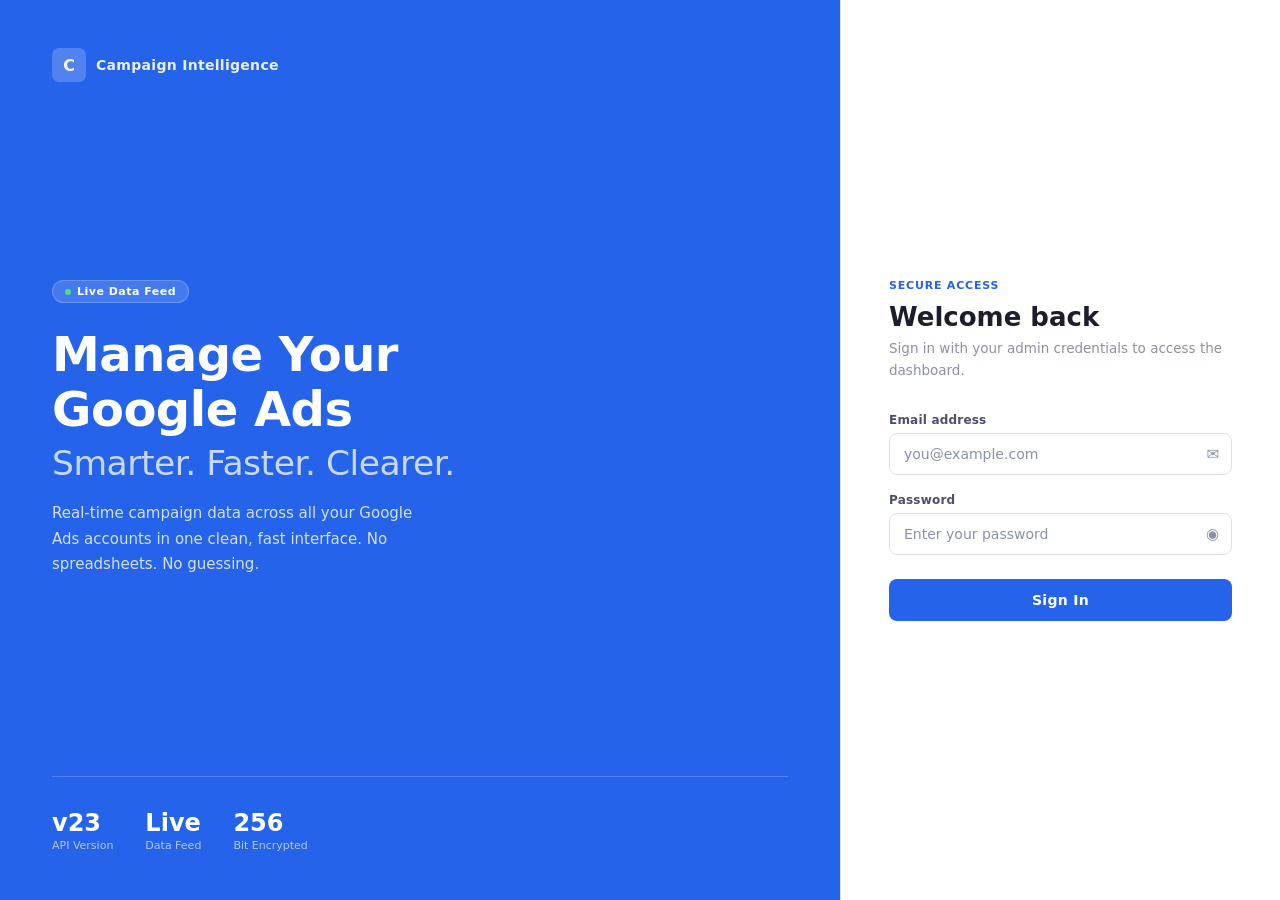
<file: index.html>
<!DOCTYPE html>
<html lang="en">
<head>
    <meta charset="UTF-8">
    <meta name="viewport" content="width=device-width, initial-scale=1.0">
    <title>Sign In — Campaign Intelligence</title>
    <link rel="stylesheet" href="assets/css/index.css">
</head>
<body>

<div class="stage">
    <!-- LEFT HERO -->
    <div class="left">
        <div class="brand">
            <div class="brand-mark">C</div>
            <div class="brand-name">Campaign Intelligence</div>
        </div>

        <div class="hero">
            <div class="hero-tag"><span class="hero-dot"></span> Live Data Feed</div>
            <h1 class="hero-title">
                Manage Your<br>Google Ads
                <em>Smarter. Faster. Clearer.</em>
            </h1>
            <p class="hero-sub">
                Real-time campaign data across all your Google Ads accounts in one clean,
                fast interface. No spreadsheets. No guessing.
            </p>
        </div>

        <div class="left-stats">
            <div>
                <div class="l-stat-num">v23</div>
                <div class="l-stat-label">API Version</div>
            </div>
            <div>
                <div class="l-stat-num">Live</div>
                <div class="l-stat-label">Data Feed</div>
            </div>
            <div>
                <div class="l-stat-num">256</div>
                <div class="l-stat-label">Bit Encrypted</div>
            </div>
        </div>
    </div>

    <!-- RIGHT FORM -->
    <div class="right">
        <div class="form-tag">Secure Access</div>
        <div class="form-title">Welcome back</div>
        <div class="form-sub">Sign in with your admin credentials to access the dashboard.</div>

        <div class="field">
            <label for="email">Email address</label>
            <div class="field-wrap">
                <input type="email" id="email" placeholder="you@example.com" autocomplete="email" />
                <span class="field-icon">✉</span>
            </div>
        </div>

        <div class="field">
            <label for="password">Password</label>
            <div class="field-wrap">
                <input type="password" id="password" placeholder="Enter your password" autocomplete="current-password" />
                <span class="field-icon" id="toggle-pw" title="Show/hide password">◉</span>
            </div>
        </div>

        <button class="btn-submit" id="btn-login">
            <span class="btn-text">Sign In</span>
            <span class="btn-spinner"></span>
        </button>

        <div class="alert error"   id="alert-error">⚠ <span id="error-msg">Invalid credentials.</span></div>
        <div class="alert success" id="alert-ok">✓ <span>Signed in! Redirecting…</span></div>
    </div>
</div>

<script src="assets/js/index.js"></script>
</body>
</html>
</file>
<file: assets/css/index.css>
*, *::before, *::after { margin: 0; padding: 0; box-sizing: border-box; }
html, body {
    height: 100%;
    font-family: -apple-system, BlinkMacSystemFont, 'Segoe UI', system-ui, sans-serif;
    background: #f4f5f7;
    color: #1c1e2e;
    -webkit-font-smoothing: antialiased;
}

:root {
    --blue:      #2563eb;
    --blue-lt:   #eff3fe;
    --blue-glow: rgba(37,99,235,0.18);
    --border:    #dde1ec;
    --text:      #1c1e2e;
    --text-sec:  #4b5068;
    --muted:     #8b91a8;
    --surface:   #ffffff;
    --green:     #16a34a;
    --red:       #dc2626;
    --red-lt:    #fef2f2;
    --red-border:rgba(220,38,38,0.25);
}

/* ── Two-column layout ── */
.stage {
    display: grid;
    grid-template-columns: 1fr 440px;
    min-height: 100vh;
}

/* ── Left — hero panel ── */
.left {
    background: var(--blue);
    display: flex; flex-direction: column;
    justify-content: space-between;
    padding: 48px 52px;
    color: #fff;
}

.brand { display: flex; align-items: center; gap: 10px; }
.brand-mark {
    width: 34px; height: 34px; border-radius: 7px;
    background: rgba(255,255,255,0.2);
    display: flex; align-items: center; justify-content: center;
    font-size: 16px; font-weight: 800;
}
.brand-name { font-size: 14px; font-weight: 700; letter-spacing: 0.3px; opacity: 0.9; }

.hero {
    flex: 1; display: flex; flex-direction: column;
    justify-content: center; padding: 40px 0;
}
.hero-tag {
    display: inline-flex; align-items: center; gap: 6px;
    background: rgba(255,255,255,0.15); border: 1px solid rgba(255,255,255,0.2);
    border-radius: 20px; padding: 4px 12px;
    font-size: 11px; font-weight: 700; letter-spacing: 0.5px;
    margin-bottom: 24px; width: fit-content;
}
.hero-dot { width: 6px; height: 6px; border-radius: 50%; background: #4ade80; }
.hero-title {
    font-size: clamp(32px, 4vw, 48px);
    font-weight: 800; line-height: 1.15;
    letter-spacing: -0.5px; margin-bottom: 18px;
}
.hero-title em {
    font-style: normal; opacity: 0.75; display: block;
    font-weight: 400; font-size: 0.72em; margin-top: 6px;
}
.hero-sub { font-size: 15px; line-height: 1.7; opacity: 0.8; max-width: 380px; }

.left-stats {
    display: flex; gap: 32px; padding-top: 32px;
    border-top: 1px solid rgba(255,255,255,0.2);
}
.l-stat-num { font-size: 24px; font-weight: 800; }
.l-stat-label { font-size: 11px; opacity: 0.65; font-weight: 500; margin-top: 2px; }

/* ── Right — form panel ── */
.right {
    background: var(--surface);
    display: flex; flex-direction: column; justify-content: center;
    padding: 52px 48px;
    border-left: 1px solid var(--border);
}

.form-tag {
    font-size: 11px; font-weight: 700; letter-spacing: 0.8px;
    text-transform: uppercase; color: var(--blue); margin-bottom: 10px;
}
.form-title { font-size: 26px; font-weight: 800; color: var(--text); margin-bottom: 6px; }
.form-sub   { font-size: 13.5px; color: var(--muted); margin-bottom: 32px; line-height: 1.6; }

.field { margin-bottom: 18px; }
.field label {
    display: block; font-size: 12px; font-weight: 700;
    color: var(--text-sec); margin-bottom: 6px; letter-spacing: 0.2px;
}
.field-wrap { position: relative; }
.field-wrap input {
    width: 100%; background: var(--surface);
    border: 1.5px solid var(--border); border-radius: 8px;
    padding: 12px 42px 12px 14px;
    font-family: inherit; font-size: 14px; color: var(--text); outline: none;
    transition: border-color 0.15s, box-shadow 0.15s;
}
.field-wrap input::placeholder { color: var(--muted); }
.field-wrap input:focus {
    border-color: var(--blue);
    box-shadow: 0 0 0 3px var(--blue-glow);
}
.field-icon {
    position: absolute; right: 13px; top: 50%; transform: translateY(-50%);
    color: var(--muted); font-size: 15px;
    cursor: pointer; user-select: none; transition: color 0.13s;
}
.field-icon:hover { color: var(--blue); }

/* ── Sign In button ── */
.btn-submit {
    width: 100%; padding: 13px;
    background: var(--blue); color: #fff;
    border: none; border-radius: 8px;
    font-family: inherit; font-size: 14px; font-weight: 700;
    letter-spacing: 0.3px; cursor: pointer;
    transition: background 0.15s, transform 0.12s, box-shadow 0.15s;
    position: relative; overflow: hidden; margin-top: 6px;
}
.btn-submit:hover {
    background: #1d4ed8;
    box-shadow: 0 4px 16px rgba(37,99,235,0.35);
    transform: translateY(-1px);
}
.btn-submit:active  { transform: translateY(0); }
.btn-submit:disabled { opacity: 0.55; cursor: not-allowed; transform: none; }
.btn-submit .btn-text { transition: opacity 0.13s; }
.btn-submit .btn-spinner {
    display: none; position: absolute; left: 50%; top: 50%;
    transform: translate(-50%,-50%);
    width: 18px; height: 18px;
    border: 2px solid rgba(255,255,255,0.3); border-top-color: #fff;
    border-radius: 50%; animation: spin 0.7s linear infinite;
}
.btn-submit.loading .btn-text    { opacity: 0; }
.btn-submit.loading .btn-spinner { display: block; }
@keyframes spin { to { transform: translate(-50%,-50%) rotate(360deg); } }

/* ── Alerts ── */
.alert {
    display: none; align-items: center; gap: 9px;
    padding: 11px 14px; border-radius: 8px;
    font-size: 13px; font-weight: 500; margin-top: 14px;
    animation: alertIn 0.25s ease both;
}
@keyframes alertIn { from { opacity:0; transform:translateY(-4px); } to { opacity:1; transform:translateY(0); } }
.alert.error   { background: var(--red-lt);  border: 1.5px solid var(--red-border); color: var(--red); }
.alert.success { background: #f0fdf4; border: 1.5px solid rgba(22,163,74,0.25); color: var(--green); }
.alert.show    { display: flex; }

/* ── Responsive ── */
@media (max-width: 820px) {
    .stage { grid-template-columns: 1fr; }
    .left  { display: none; }
    .right { padding: 40px 28px; }
}
</file>
